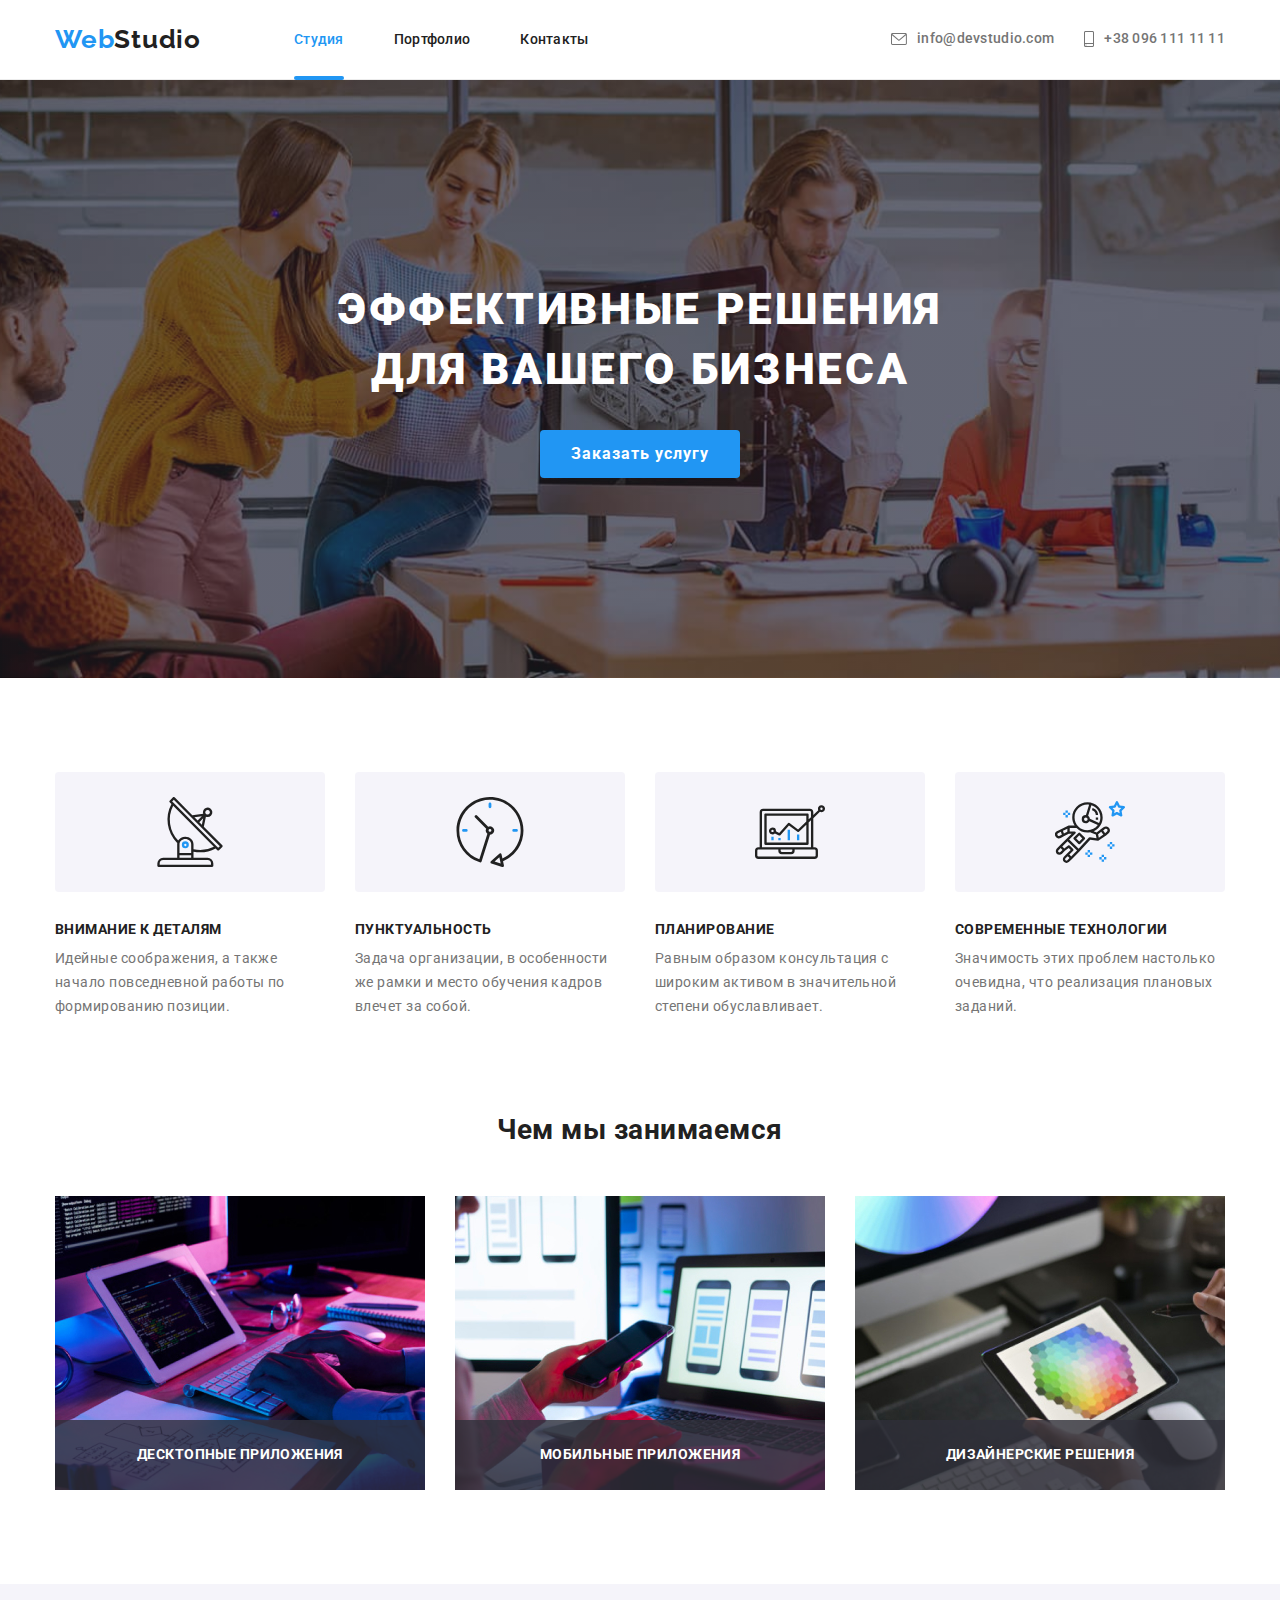
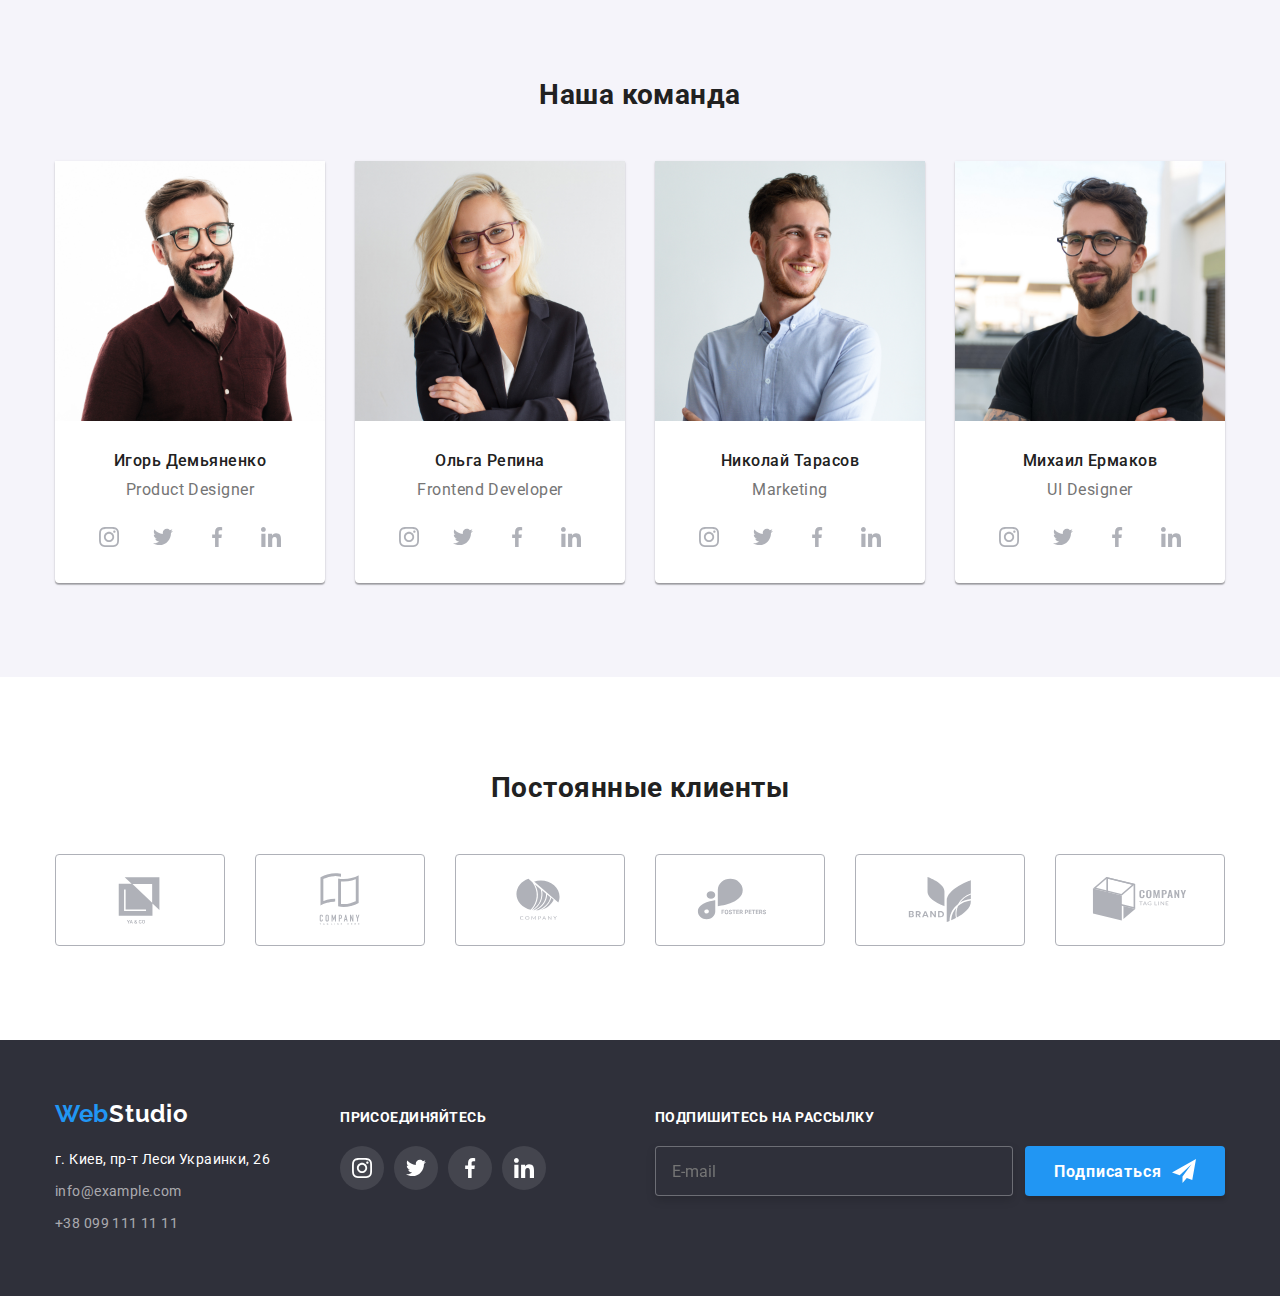
<file: index.html>
<!DOCTYPE html>
<html lang="ru">
<head>
    <meta charset="UTF-8">
    <meta http-equiv="X-UA-Compatible" content="IE=edge">
    <meta name="viewport" content="width=device-width, initial-scale=1.0">
    <title>WebStudio</title>
    <link href="https://fonts.googleapis.com/css2?family=Raleway:wght@700&family=Roboto:wght@400;500;700&display=swap"
        rel="stylesheet">
    <link rel="stylesheet" href="https://cdn.jsdelivr.net/npm/modern-normalize@1.1.0/modern-normalize.min.css" />
    <link rel="stylesheet" href="./css/main.min.css" />
</head>
<body>
    <header class="header">
        <div class="header__container container">
            <a href="index.html" class="header__logo logo">
                Web<span class="header__logo--text">Studio</span>
            </a>
            <nav class="nav">
                <ul class="site__nav list">
                    <li class="site__nav--price">
                        <a href="" class="site__nav--item link current">Студия</a>
                    </li>
                    <li class="site__nav--price">
                        <a href="./portfolio.html" class="site__nav--item link">Портфолио</a>
                    </li>
                    <li class="site__nav--price">
                        <a href="" class="site__nav--item link">Контакты</a>
                    </li>
                </ul>
            </nav>
            <ul class="site__contact list">
                <li class="site__contact--item">
                    <a href="mailto:info@devstudio.com" 
                    class="site__contact--adress" 
                    rel="noreferrer nofollow"
                    aria-label="mail">
                        <svg class="site__contact-icon icon-mail" width="14" height="10">
                            <use href="./img/icon/symbol-defs.svg#icon-envelope"></use>
                        </svg>
                        <span>info@devstudio.com</span>
                    </a>
                </li>
                <li>
                    <a href="tel:+380961111111"
                    class="site__contact--adress"
                    rel="noreferrer nofollow"
                    aria-label="mail">
                        <svg class="site__contact-icon icon-tell" width="10" height="14">
                            <use href="./img/icon/symbol-defs.svg#icon-smartphone"></use>
                        </svg>
                        <span>+38 096 111 11 11</span>
                    </a>
                </li>
            </ul>  
            <button type="button" class="burger__btn" data-menu-button aria-expanded="false">
                <svg class="burger__icon" width="40px" height="40px">
                    <use href="./img/icon/symbol-defs.svg#burger-open" class="burger__open"></use>
                    <use href="./img/icon/symbol-defs.svg#burger-close" class="burger_close" width="40px" height="40px"></use>
                </svg>
            </button>
            <div class="mobile__menu" data-menu>
                <nav class="mobile__nav">
                    <ul class="mobile__nav-list">
                        <li class="mobile__nav-item">
                            <a href="./index.html" class="mobile__nav-link  current">Студия</a>
                        </li>
                        <li class="mobile__nav-item">
                            <a href="./portfolio.html" class="mobile__nav-link">Портфолио</a>
                        </li>
                        <li class="mobile__nav-item">
                            <a href="" class="mobile__nav-link">Контакты</a>
                        </li>
                    </ul>
                </nav>
                <ul class="mobile__contact">
                    <li class="mobile__contact-item">
                        <a href="" class="mobile__contact-link--big">+38 096 111 11 11</a>
                    </li>
                    <li class="mobile__contact-item">
                        <a href="" class="mobile__contact-link--small">info@devstudio.com</a>
                    </li>
                </ul>
                <ul class="mobile__social">
                    <li class="mobile__social-item">
                        <a href="https://instagram.com" class="mobile__social-link">Instagram</a>
                    </li>
                    <li class="mobile__social-item">
                        <a href="https://twitter.com" class="mobile__social-link">Twitter</a>
                    </li>
                    <li class="mobile__social-item">
                        <a href="https://Facebook.com" class="mobile__social-link">Facebook</a>
                    </li>
                    <li class="mobile__social-item">
                        <a href="https://LinkedIn.com" class="mobile__social-link">LinkedIn</a>
                    </li>
                </ul>
            </div>
        </div>
    </header>
     <main>
        <!--Заказ услуги-->
        <section class="service section overlay">
            <div class="container "> 
                <h1 class="service__title">
                    Эффективные решения для вашего бизнеса
                </h1>
                <button type="button" class="service__btn" data-modal-open>Заказать услугу</button>
            </div>
            <div class="backdrop is-hidden" data-modal>
                <div class="modal">
                    <button type="button" class="modal__btn" data-modal-close>
                        <svg class="modal__close" width="11" height="11" >
                            <use href="./img/icon/symbol-defs.svg#icon-Vector-1"></use>
                        </svg>
                    </button>
                    <form>
                        <h2 class="form__title">Оставьте свои данные, мы вам перезвоним</h2>
                        <div class="form__modal" role="group">
                            <!-- 1 форма -->
                            <div class="form__author">
                                <label class="form__name" for="name">
                                    <span class="form__name">Имя</span>
                                </label>
                                <svg class="form__icon" width="18" height="18">
                                    <use href="./img/icon/symbol-defs.svg#icon-person-black"></use>
                                </svg>
                                <input class="" type="text" name="name" id="name" />
                            </div>
                            <!-- 2 форма -->
                            <div class="form__author">
                                <label class="form__name" for="tel">
                                    <span class="form__name">Телефон</span>
                                </label>
                                <svg class="form__icon" width="18" height="18">
                                    <use href="./img/icon/symbol-defs.svg#icon-phone"></use>
                                </svg>
                                <input class="" type="tel" name="tel" id="tel" />
                            </div>
                            <!-- 3 форма -->
                            <div class="form__author">
                                <label class="form__name" for="email">
                                    <span class="form__name">Почта</span>
                                </label>
                                <svg class="form__icon" width="18" height="18">
                                    <use href="./img/icon/symbol-defs.svg#icon-sms"></use>
                                </svg>
                                <input class="" type="email" name="email" id="email"/>
                            </div>
                            <!-- Коментарии -->
                            <div class="form__author">
                                <label for="comments">
                                    <span class="form__name">Коментарии</span>
                                    <textarea class="form__textarea" name="comments" id="comments" placeholder="Введите текст"></textarea>
                                </label>
                            </div>
                        </div>
                        <!-- форма Условии договора -->
                            <label class="check" for="checkbox">
                                <input class="check__input" type="checkbox" name="checkbox" id="checkbox">
                                <span class="check__box"></span>
                                <span>
                                    Соглашаюсь с рассылкой и принимаю
                                    <a href="#" class="check__terms--text">Условия договора</a>
                                </span>
                            </label>
                    

                        <button class="button form__button" type="submit">Отправить</button>

                    </form>                           
                </div>
            </div>
        </section>
        <!--Организационные моменты-->
        <section class="organization section">
            <div class="container">
                <h2 class="visually-hidden">Организационные моменты</h2>
                <ul class="organization__list list">
                    <li class="organization__price org__icon icon-antenna">
                        <h3 class="organization__title">
                            Внимание к деталям
                        </h3>
                        <p class="organization__text">
                            Идейные соображения, а также начало повседневной работы по формированию позиции.
                        </p>
                    </li>
                    <li class="organization__price org__icon icon-clock">
                        <h3 class="organization__title">
                            Пунктуальность
                        </h3>
                        <p class="organization__text">
                            Задача организации, в особенности же рамки и место обучения кадров влечет за собой.
                        </p>
                    </li>
                    <li class="organization__price org__icon icon-diagram">
                        <h3 class="organization__title">
                            Планирование
                        </h3>
                        <p class="organization__text">
                            Равным образом консультация с широким активом в значительной степени обуславливает.
                        </p>
                    </li>
                    <li class="organization__price org__icon icon-astronaut">
                        <h3 class="organization__title">
                            Современные технологии
                        </h3>
                        <p class="organization__text">
                            Значимость этих проблем настолько очевидна, что реализация плановых заданий.
                        </p>
                    </li>
                </ul>
            </div>
        </section>
        <!--Чем мы занимаемся-->
        <section class="classes section">
            <div class="container">
                <h2 class="hero__title">
                    Чем мы занимаемся
                </h2>
                <ul class="classes__list list">
                    <li class="classes__price classes__meta">
                        <img 
                            src="./img/studio/keyboard.jpg"
                            srcset="
                                ./img/studio/keyboard.jpg 1x,
                                ./img/studio/desktop/keyboard@2x_lg.jpg 2x
                            " 
                            alt="картинка с клавиатурой" 
                            width="370">
                        <div class="classes__out">Десктопные приложения</div>
                    </li>
                    <li class="classes__price classes__meta">
                        <img 
                            src="./img/studio/notebook.jpg"
                            srcset="
                                ./img/studio/notebook.jpg  1x,
                                ./img/studio/desktop/notebook@2x_lg.jpg 2x
                            " 
                            alt="картинка с ноутбуком"
                            width="370">
                        <div class="classes__out">Мобильные приложения</div>
                    </li>
                    <li class="classes__price classes__meta">
                        <img 
                            src="./img/studio/tablet.jpg"
                            srcset="
                                ./img/studio/tablet.jpg 1x,
                                ./img/studio/desktop/tablet@2x_lg.jpg 2x
                            " 
                            alt="картинка с планшетом" 
                            width="370">
                        <div class="classes__out">Дизайнерские решения</div>
                    </li>
                </ul>
            </div>
        </section>
        <!--Наша команда-->
        <section class="team section">
            <div class="container">
                <h2 class="hero__title">Наша команда</h2>
                <ul class="team__list list">
                    <li class="team__price">
                        <picture>
                            <!-- Desktop pictures -->
                            <source srcset="
                                ./img/studio/igor.jpg  1x,
                                ./img/studio/desktop/igor@2x_lg.jpg 2x
                                " media="(min-width: 1200px)" type="image/jpg" />
                            <!-- Tablet pictures -->
                            <source srcset="
                                ./img/studio/tablet/igor_md.jpg 1x,
                                ./img/studio/tablet/igor@2x_md.jpg 2x
                                " media="(min-width: 768px)" type="image/jpg" />
                            <!-- Mobile pictures -->
                            <source srcset="
                                ./img/studio/mobile/igor_sm.jpg    1x,
                                ./img/studio/mobile/igor@2x_sm.jpg 2x
                                " media="(max-width: 767px)" type="image/jpg" /> 
                            <img src="./img/studio/mobile/igor_sm.jpg" alt="фото Игоря" width="450">
                        </picture>
                        <div class="team__hero">
                            <h3 class="team__name">
                                Игорь Демьяненко
                            </h3>
                            <p class="team__position">
                                Product Designer
                            </p>
                            <ul class="socials list">
                                <li class="socials__price">
                                    <a class="socials__link link"
                                        href="https://instagram.com"
                                        target="_blank" 
                                        rel="noopener noreferrer"
                                        aria-label="Instagram">
                                        <svg class="socials__link--icon" width="20" height="20">
                                            <use href="./img/icon/symbol-defs.svg#icon-instagram"></use>
                                        </svg>
                                    </a>
                                </li>
                                <li class="socials__price">
                                    <a class="socials__link link"
                                        href="https://twitter.com" 
                                        target="_blank" 
                                        rel="noopener noreferrer"
                                        aria-label="Twitter">
                                        <svg class="socials__link--icon" width="20" height="20">
                                           <use href="./img/icon/symbol-defs.svg#icon-twitter"></use>
                                        </svg>
                                    </a>
                                </li>
                                <li class="socials__price">
                                    <a class="socials__link link" 
                                        href="https://Facebook.com" 
                                        target="_blank" 
                                        rel="noopener noreferrer"
                                        aria-label="Facebook">
                                        <svg class="socials__link--icon" width="20" height="20">
                                            <use href="./img/icon/symbol-defs.svg#icon-facebook"></use>
                                        </svg>
                                    </a>
                                </li>
                                <li class="socials__price">
                                    <a class="socials__link link" 
                                        href="https://Linkedin.com" 
                                        target="_blank" 
                                        rel="noopener noreferrer"
                                        aria-label="Linkedin">
                                        <svg class="socials__link--icon" width="20" height="20">
                                            <use href="./img/icon/symbol-defs.svg#icon-linkedin"></use>
                                        </svg>
                                    </a>
                                </li>
                            </ul>
                        </div>
                    </li>
                    <li class="team__price">
                        <picture>
                            <!-- Desktop pictures -->
                            <source srcset="
                                ./img/studio/olga.jpg  1x,
                                ./img/studio/desktop/olga@2x_lg.jpg 2x
                                " media="(min-width: 1200px)" type="image/jpg" />
                            <!-- Tablet pictures -->
                            <source srcset="
                                ./img/studio/tablet/olga_md.jpg 1x,
                                ./img/studio/tablet/olga@2x_md.jpg 2x
                                " media="(min-width: 768px)" type="image/jpg" />
                            <!-- Mobile pictures -->
                            <source srcset="
                                ./img/studio/mobile/olga_sm.jpg    1x,
                                ./img/studio/mobile/olga@2x_sm.jpg 2x
                                " media="(max-width: 767px)" type="image/jpg" />
                            <img src="./img/studio/mobile/olga_sm.jpg" alt="фото Ольги" width="450">
                        </picture>
                        <div class="team__hero">
                            <h3 class="team__name">
                                Ольга Репина
                            </h3>
                            <p class="team__position">
                                Frontend Developer
                            </p>
                            <ul class="socials list">
                                <li class="socials__price">
                                    <a class="socials__link link" href="https://instagram.com" target="_blank" rel="noopener noreferrer"
                                        aria-label="Instagram">
                                        <svg class="socials__link--icon" width="20" height="20">
                                            <use href="./img/icon/symbol-defs.svg#icon-instagram"></use>
                                        </svg>
                                    </a>
                                </li>
                                <li class="socials__price">
                                    <a class="socials__link link" href="https://twitter.com" target="_blank" rel="noopener noreferrer"
                                        aria-label="Twitter">
                                        <svg class="socials__link--icon" width="20" height="20">
                                            <use href="./img/icon/symbol-defs.svg#icon-twitter"></use>
                                        </svg>
                                    </a>
                                </li>
                                <li class="socials__price">
                                    <a class="socials__link link" href="https://Facebook.com" target="_blank" rel="noopener noreferrer"
                                        aria-label="Facebook">
                                        <svg class="socials__link--icon" width="20" height="20">
                                            <use href="./img/icon/symbol-defs.svg#icon-facebook"></use>
                                        </svg>
                                    </a>
                                </li>
                                <li class="socials__price">
                                    <a class="socials__link link" href="https://Linkedin.com" target="_blank" rel="noopener noreferrer"
                                        aria-label="Linkedin">
                                        <svg class="socials__link--icon" width="20" height="20">
                                            <use href="./img/icon/symbol-defs.svg#icon-linkedin"></use>
                                        </svg>
                                    </a>
                                </li>
                            </ul>
                        </div>
                    </li>
                    <li class="team__price">
                        <picture>
                            <!-- Desktop pictures -->
                            <source srcset="
                                ./img/studio/nikolay.jpg  1x,
                                ./img/studio/desktop/nikolay@2x_lg.jpg 2x
                                " media="(min-width: 1200px)" type="image/jpg" />
                            <!-- Tablet pictures -->
                            <source srcset="
                                ./img/studio/tablet/nikolay_md.jpg 1x,
                                ./img/studio/tablet/nikolay@2x_md.jpg 2x
                                " media="(min-width: 768px)" type="image/jpg" />
                            <!-- Mobile pictures -->
                            <source srcset="
                                ./img/studio/mobile/nikolay_sm.jpg    1x,
                                ./img/studio/mobile/nikolay@2x_sm.jpg 2x
                                " media="(max-width: 767px)" type="image/jpg" />
                            <img src="./img/studio/mobile/nikolay_sm.jpg" alt="фото Николая" width="450">
                        </picture>
                        <div class="team__hero">
                            <h3 class="team__name">
                                Николай Тарасов
                            </h3>
                            <p class="team__position">
                                Marketing
                            </p>
                            <ul class="socials list">
                                <li class="socials__price">
                                    <a class="socials__link link" href="https://instagram.com" target="_blank" rel="noopener noreferrer"
                                        aria-label="Instagram">
                                        <svg class="socials__link--icon" width="20" height="20">
                                            <use href="./img/icon/symbol-defs.svg#icon-instagram"></use>
                                        </svg>
                                    </a>
                                </li>
                                <li class="socials__price">
                                    <a class="socials__link link" href="https://twitter.com" target="_blank" rel="noopener noreferrer"
                                        aria-label="Twitter">
                                        <svg class="socials__link--icon" width="20" height="20">
                                            <use href="./img/icon/symbol-defs.svg#icon-twitter"></use>
                                        </svg>
                                    </a>
                                </li>
                                <li class="socials__price">
                                    <a class="socials__link link" href="https://Facebook.com" target="_blank" rel="noopener noreferrer"
                                        aria-label="Facebook">
                                        <svg class="socials__link--icon" width="20" height="20">
                                            <use href="./img/icon/symbol-defs.svg#icon-facebook"></use>
                                        </svg>
                                    </a>
                                </li>
                                <li class="socials__price">
                                    <a class="socials__link link" href="https://Linkedin.com" target="_blank" rel="noopener noreferrer"
                                        aria-label="Linkedin">
                                        <svg class="socials__link--icon" width="20" height="20">
                                            <use href="./img/icon/symbol-defs.svg#icon-linkedin"></use>
                                        </svg>
                                    </a>
                                </li>
                            </ul>
                        </div>
                    </li>
                    <li class="team__price">
                        <picture>
                            <!-- Desktop pictures -->
                            <source srcset="
                                ./img/studio/michail.jpg  1x,
                                ./img/studio/desktop/michail@2x_lg.jpg 2x
                                " media="(min-width: 1200px)" type="image/jpg" />
                            <!-- Tablet pictures -->
                            <source srcset="
                                ./img/studio/tablet/michail_md.jpg 1x,
                                ./img/studio/tablet/michail@2x_md.jpg 2x
                                " media="(min-width: 768px)" type="image/jpg" />
                            <!-- Mobile pictures -->
                            <source srcset="
                                ./img/studio/mobile/michail_sm.jpg    1x,
                                ./img/studio/mobile/michail@2x_sm.jpg 2x
                                " media="(max-width: 767px)" type="image/jpg" />
                            <img src="./img/studio/mobile/michail_sm.jpg" alt="фото Михаила" width="450">
                        </picture>
                        <div class="team__hero">
                            <h3 class="team__name">
                                Михаил Ермаков
                            </h3>
                            <p class="team__position">
                                UI Designer
                            </p>
                            <ul class="socials list">
                                <li class="socials__price">
                                    <a class="socials__link link" href="https://instagram.com" target="_blank" rel="noopener noreferrer"
                                        aria-label="Instagram">
                                        <svg class="socials__link--icon" width="20" height="20">
                                            <use href="./img/icon/symbol-defs.svg#icon-instagram"></use>
                                        </svg>
                                    </a>
                                </li>
                                <li class="socials__price">
                                    <a class="socials__link link" href="https://twitter.com" target="_blank" rel="noopener noreferrer"
                                        aria-label="Twitter">
                                        <svg class="socials__link--icon" width="20" height="20">
                                            <use href="./img/icon/symbol-defs.svg#icon-twitter"></use>
                                        </svg>
                                    </a>
                                </li>
                                <li class="socials__price">
                                    <a class="socials__link link" href="https://Facebook.com" target="_blank" rel="noopener noreferrer"
                                        aria-label="Facebook">
                                        <svg class="socials__link--icon" width="20" height="20">
                                            <use href="./img/icon/symbol-defs.svg#icon-facebook"></use>
                                        </svg>
                                    </a>
                                </li>
                                <li class="socials__price">
                                    <a class="socials__link link" href="https://Linkedin.com" target="_blank" rel="noopener noreferrer"
                                        aria-label="Linkedin">
                                        <svg class="socials__link--icon" width="20" height="20">
                                            <use href="./img/icon/symbol-defs.svg#icon-linkedin"></use>
                                        </svg>
                                    </a>
                                </li>
                            </ul>
                        </div>
                    </li>
                </ul>
            </div>
        </section>
        <!--Постоянные клиенты-->
        <section class="partners section">
            <div class="container">
                <h2 class="hero__title">Постоянные клиенты</h2>
                <ul class="partners__list list">
                    <li class="partners__price">
                        <a class="partners__link link" href=""
                            target="_blank" 
                            rel="noopener noreferrer"
                            aria-label="">
                            <svg class="partners__icon" width="106" height="60">
                                <use href="./img/icon/symbol-defs.svg#icon-Logo" ></use>
                            </svg>
                        </a>
                    </li>
                    <li class="partners__price">
                        <a class="partners__link link" href=""
                            target="_blank" 
                            rel="noopener noreferrer" 
                            aria-label="">
                            <svg class="partners__icon" width="106" height="60">
                                <use href="./img/icon/symbol-defs.svg#icon-Logo-1"></use>
                            </svg>
                        </a>
                    </li>
                    <li class="partners__price">
                        <a class="partners__link link" href=""
                            target="_blank" 
                            rel="noopener noreferrer" 
                            aria-label="">
                            <svg class="partners__icon" width="106" height="60">
                                <use href="./img/icon/symbol-defs.svg#icon-Logo-2"></use>
                            </svg>
                        </a>
                    </li>
                    <li class="partners__price">
                        <a class="partners__link link" href=""
                            target="_blank" 
                            rel="noopener noreferrer" 
                            aria-label="">
                            <svg class="partners__icon" width="106" height="60">
                                <use href="./img/icon/symbol-defs.svg#icon-Logo-3"></use>
                            </svg>
                        </a>
                    </li>
                    <li class="partners__price">
                        <a class="partners__link link" href="" 
                            target="_blank" 
                            rel="noopener noreferrer" 
                            aria-label="">
                            <svg class="partners__icon" width="106" height="60">
                                <use href="./img/icon/symbol-defs.svg#icon-Logo-4"></use>
                            </svg>
                        </a>
                    </li>
                    <li class="partners__price">
                        <a class="partners__link link" href=""
                            target="_blank" 
                            rel="noopener noreferrer" 
                            aria-label="">
                            <svg class="partners__icon" width="106" height="60">
                                <use href="./img/icon/symbol-defs.svg#icon-Logo-5"></use>
                            </svg>
                        </a>
                    </li>
                </ul>
            </div>
        </section>
    </main>
    <footer class="page__footer">
        <div class="container footer__box">
            <div class="footer__adress">
                <a href="index.html" class="logo">
                    Web<span class="footer__logo--text">Studio</span>
                </a>
                <address class="address__list">
                    <ul class="list">
                        <li class="adress__price">
                            <a href="/" class="page__card">
                                г. Киев, пр-т Леси Украинки, 26
                            </a>
                        </li>
                        <li class="adress__price">
                            <a href="mailto:info@example.com" class="page__adress">info@example.com</a>
                        </li>
                        <li class="adress__price">
                            <a href="tel:+380991111111" class="page__adress">+38 099 111 11 11</a>
                        </li>
                    </ul>
                </address>
            </div>
            <div class="footer__social">
                <h3 class="footer__hero--name">присоединяйтесь</h3>
                <ul class="footer__socials list">
                    <li class="footer__socials--item">
                        <a class="footer__socials--link link" href="https://instagram.com" target="_blank" rel="noopener noreferrer"
                            aria-label="Instagram">
                            <svg class="footer__socials--icon" width="20" height="20">
                                <use href="./img/icon/symbol-defs.svg#icon-instagram"></use>
                            </svg>
                        </a>
                    </li>
                    <li class="footer__socials--item">
                        <a class="footer__socials--link link" href="https://twitter.com" target="_blank" rel="noopener noreferrer"
                            aria-label="Twitter">
                            <svg class="footer__socials--icon" width="20" height="20">
                                <use href="./img/icon/symbol-defs.svg#icon-twitter"></use>
                            </svg>
                        </a>
                    </li>
                    <li class="footer__socials--item">
                        <a class="footer__socials--link link" href="https://Facebook.com" target="_blank" rel="noopener noreferrer"
                            aria-label="Facebook">
                            <svg class="footer__socials--icon" width="20" height="20">
                                <use href="./img/icon/symbol-defs.svg#icon-facebook"></use>
                            </svg>
                        </a>
                    </li>
                    <li class="footer__socials--item">
                        <a class="footer__socials--link link" href="https://Linkedin.com" target="_blank" rel="noopener noreferrer"
                            aria-label="Linkedin">
                            <svg class="footer__socials--icon" width="20" height="20">
                                <use href="./img/icon/symbol-defs.svg#icon-linkedin"></use>
                            </svg>
                        </a>
                    </li>
                </ul>
            </div>
            <form class="form">
                <p class="footer__hero--name">Подпишитесь на рассылку</p>
                <div class="footer__form--container">
                    <input class="footer__form--email" type="email" name="mail" id="mail" placeholder="E-mail" />
                    <button type="button" class="footer__form-btn button">
                        <span class="footer__hero--text"> Подписаться</span>
                        <svg class="footer__form--send" width="24" height="24">
                            <use href="./img/icon/symbol-defs.svg#icon-send"></use>
                        </svg>
                    </button>
                </div>
            </form>                                 
        </div>
    </footer>
    <script src="./js/modal.js"></script>
    <script src="./js/mobile-menu.js"></script>
</body>
</html>
</file>
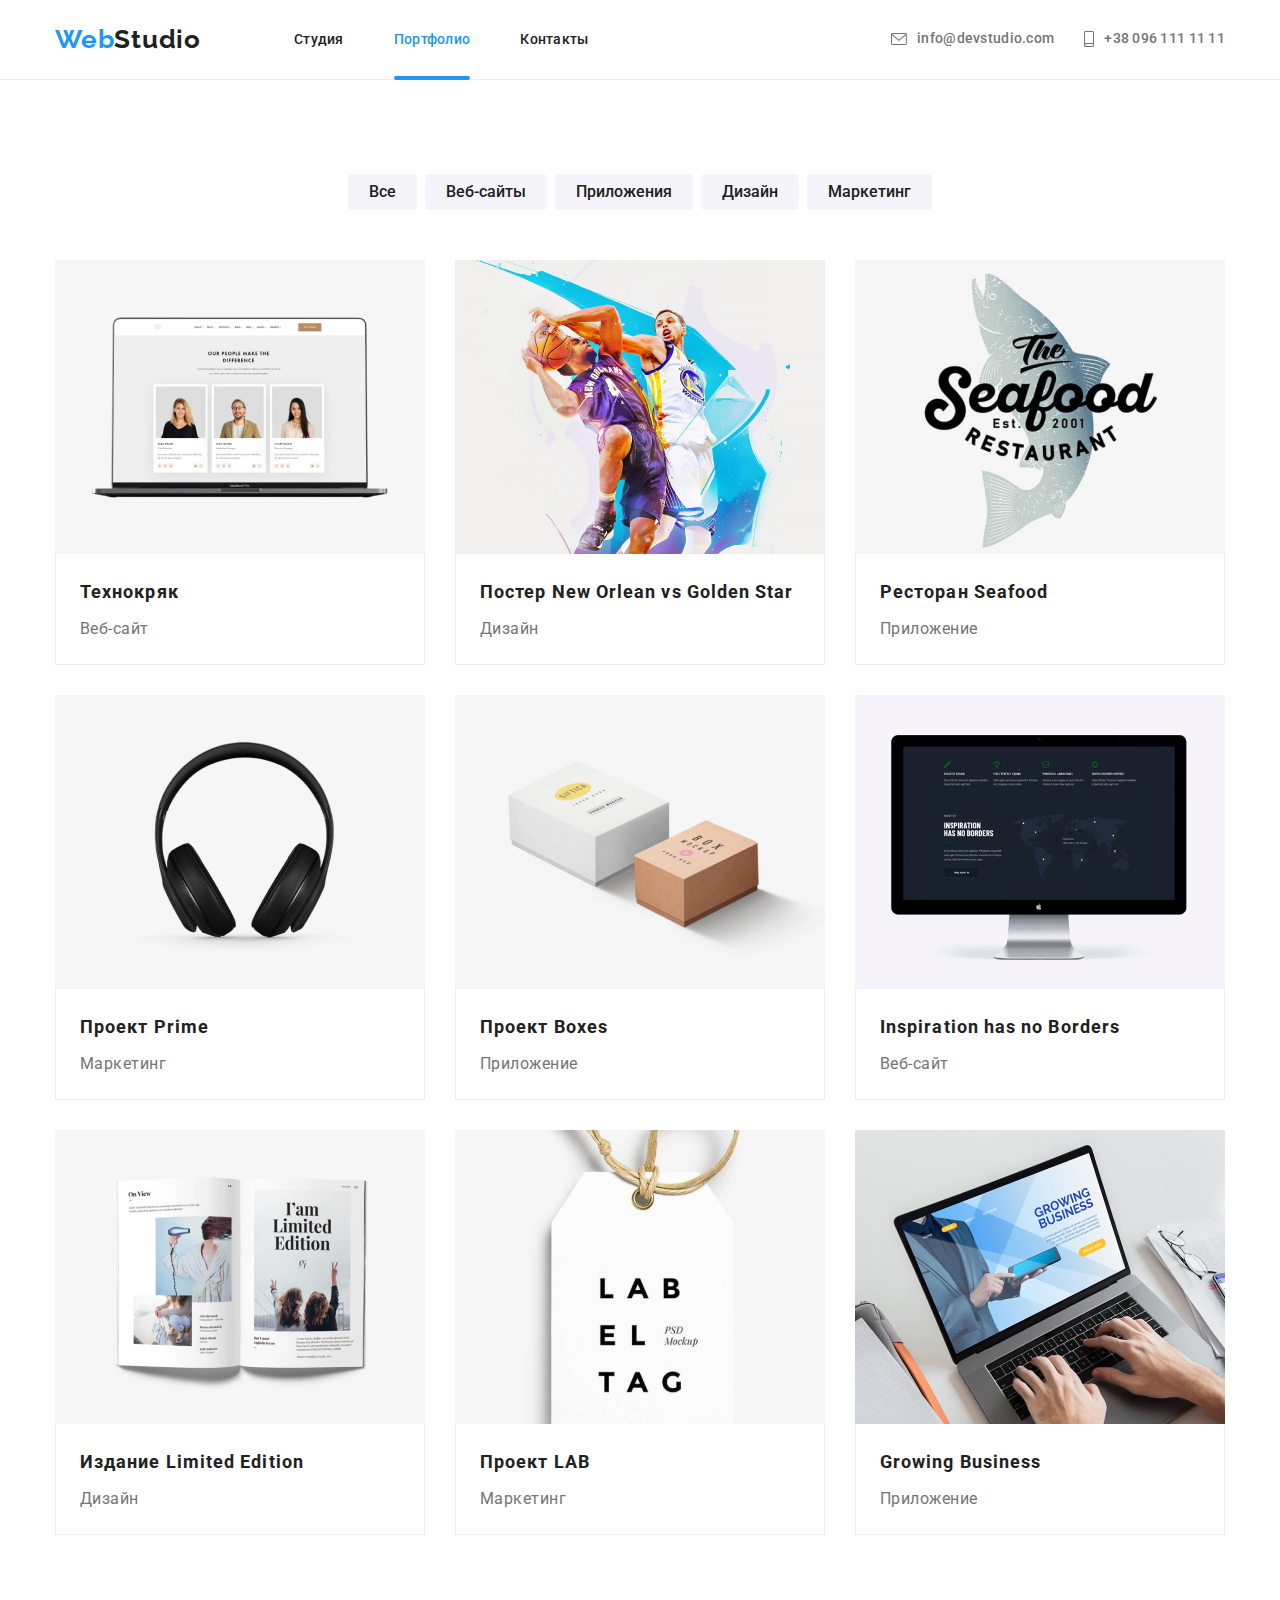
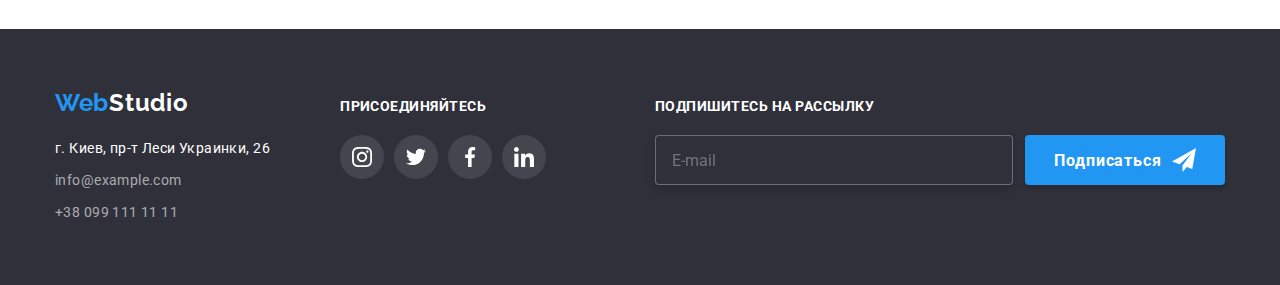
<file: portfolio.html>
<!DOCTYPE html>
<html lang="en">
<head>
    <meta charset="UTF-8">
    <meta http-equiv="X-UA-Compatible" content="IE=edge">
    <meta name="viewport" content="width=device-width, initial-scale=1.0">
    <title>portfolio</title>
    <link href="https://fonts.googleapis.com/css2?family=Raleway:wght@700&family=Roboto:wght@400;500;700&display=swap"
        rel="stylesheet">
    <link rel="stylesheet" href="https://cdn.jsdelivr.net/npm/modern-normalize@1.1.0/modern-normalize.min.css" />
    <link rel="stylesheet" href="./css/main.min.css" />
</head>
<body>
    <header class="header">
        <div class="header__container container">
            <a href="index.html" class="header__logo logo">
                Web<span class="header__logo--text">Studio</span>
            </a>
            <nav class="nav">
                <ul class="site__nav list">
                    <li class="site__nav--price">
                        <a href="./index.html" class="site__nav--item link">Студия</a>
                    </li>
                    <li class="site__nav--price">
                        <a href="./portfolio.html" class="site__nav--item current link">Портфолио</a>
                    </li>
                    <li class="site__nav--price">
                        <a href="" class="site__nav--item link">Контакты</a>
                    </li>
                </ul>
            </nav>
            <ul class="site__contact list">
                <li class="site__contact--item">
                    <a href="mailto:info@devstudio.com" class="site__contact--adress" rel="noreferrer nofollow" aria-label="mail">
                        <svg class="site__contact-icon icon-mail" width="14" height="10">
                            <use href="./img/icon/symbol-defs.svg#icon-envelope"></use>
                        </svg>
                        <span>info@devstudio.com</span>
                    </a>
                </li>
                <li>
                    <a href="tel:+380961111111" class="site__contact--adress" rel="noreferrer nofollow" aria-label="mail">
                        <svg class="site__contact-icon icon-tell" width="10" height="14">
                            <use href="./img/icon/symbol-defs.svg#icon-smartphone"></use>
                        </svg>
                        <span>+38 096 111 11 11</span>
                    </a>
                </li>
            </ul>
            <button type="button" class="burger__btn" data-menu-button aria-expanded="false">
                <svg class="burger__icon" width="40px" height="40px">
                    <use href="./img/icon/symbol-defs.svg#burger-open" class="burger__open"></use>
                    <use href="./img/icon/symbol-defs.svg#burger-close" class="burger_close" width="40px" height="40px">
                    </use>
                </svg>
            </button>
            <div class="mobile__menu" data-menu>
                <nav class="mobile__nav">
                    <ul class="mobile__nav-list">
                        <li class="mobile__nav-item">
                            <a href="" class="mobile__nav-link">Студия</a>
                        </li>
                        <li class="mobile__nav-item">
                            <a href="./portfolio.html" class="mobile__nav-link  current">Портфолио</a>
                        </li>
                        <li class="mobile__nav-item">
                            <a href="" class="mobile__nav-link">Контакты</a>
                        </li>
                    </ul>
                </nav>
                <ul class="mobile__contact">
                    <li class="mobile__contact-item">
                        <a href="" class="mobile__contact-link--big">+38 096 111 11 11</a>
                    </li>
                    <li class="mobile__contact-item">
                        <a href="" class="mobile__contact-link--small">info@devstudio.com</a>
                    </li>
                </ul>
                <ul class="mobile__social">
                    <li class="mobile__social-item">
                        <a href="https://instagram.com" class="mobile__social-link">Instagram</a>
                    </li>
                    <li class="mobile__social-item">
                        <a href="https://twitter.com" class="mobile__social-link">Twitter</a>
                    </li>
                    <li class="mobile__social-item">
                        <a href="https://Facebook.com" class="mobile__social-link">Facebook</a>
                    </li>
                    <li class="mobile__social-item">
                        <a href="https://LinkedIn.com" class="mobile__social-link">LinkedIn</a>
                    </li>
                </ul>
            </div>
        </div>
    </header>
    <main>
        <section class="gallery section">
            <div class="container">
                <h1 class="visually-hidden">Навигация по страничке</h1>
                <ul class="gallery__list list">
                    <li class="gallery__button">
                        <button type="button" class="promo__btns">Все</button>
                    </li>
                    <li class="gallery__button">
                        <button type="button" class="promo__btns">Веб-сайты</button>
                    </li>
                    <li class="gallery__button">
                        <button type="button" class="promo__btns">Приложения</button>
                    </li>
                    <li class="gallery__button">
                        <button type="button" class="promo__btns">Дизайн</button>
                    </li>
                    <li class="gallery__button">
                        <button type="button" class="promo__btns">Маркетинг</button>
                    </li>
                </ul>
                <ul class="portfolio list">
                    <li class="portfolio__list">
                        <a href="" class="portfolio__site">
                            <div class="portfolio__thumb">
                            <picture>
                                <!-- Desktop pictures -->
                                <source srcset="
                                    ./img/portfolio/technocryk.jpg  1x,
                                    ./img/portfolio/desktop/technocryk@2x_lg.jpg 2x
                                    " media="(min-width: 1200px)" type="image/jpg" />
                                <!-- Tablet pictures -->
                                <source srcset="
                                    ./img/portfolio/tablet/technocryk_md.jpg 1x,
                                    ./img/portfolio/tablet/technocryk@2x_md.jpg 2x
                                    " media="(min-width: 768px)" type="image/jpg" />
                                <!-- Mobile pictures -->
                                <source srcset="
                                    ./img/portfolio/mobile/technocryk_sm.jpg    1x,
                                    ./img/portfolio/mobile/technocryk@2_sm.jpg 2x
                                    " media="(max-width: 767px)" type="image/jpg" />
                                <img src="./img/portfolio/mobile/technocryk_sm.jpg" alt="картинка с технокряком" width="450">
                            </picture>
                                <p class="portfolio__overlay">
                                    Ресурс предлагает комплексные предложения с разным уровнем функционала и сервисов. Все это позволит посетителю
                                    получить
                                    исчерпывающие сведения о компании или частном лице.
                                </p>
                            </div>
                            <div class="widget">
                                <h2 class="widget__title">Технокряк</h2>
                                <p class="widget__text">Веб-сайт</p>
                            </div>
                        </a>
                    </li>
                    <li class="portfolio__list">
                        <a href="" class="portfolio__site">
                            <div class="portfolio__thumb">
                                <picture>
                                    <!-- Desktop pictures -->
                                    <source srcset="
                                        ./img/portfolio/poster.jpg  1x,
                                        ./img/portfolio/desktop/poster@2x_lg.jpg 2x
                                        " media="(min-width: 1200px)" type="image/jpg" />
                                    <!-- Tablet pictures -->
                                    <source srcset="
                                        ./img/portfolio/tablet/poster_md.jpg 1x,
                                        ./img/portfolio/tablet/poster@2x_md.jpg 2x
                                        " media="(min-width: 768px)" type="image/jpg" />
                                    <!-- Mobile pictures -->
                                    <source srcset="
                                        ./img/portfolio/mobile/poster_sm.jpg    1x,
                                        ./img/portfolio/mobile/poster@2x_sm.jpg 2x
                                        " media="(max-width: 767px)" type="image/jpg" />
                                    <img src="./img/portfolio/mobile/poster_sm.jpg" alt="картинка с постером New Orlean vs Golden Star" width="450">
                                </picture>
                                <p class="portfolio__overlay">
                                    Ресурс предлагает комплексные предложения с разным уровнем функционала и сервисов. Все это позволит посетителю
                                    получить
                                    исчерпывающие сведения о компании или частном лице.
                                </p>                             
                            </div>
                            <div class="widget">
                                <h2 class="widget__title">Постер New Orlean vs Golden Star</h2>
                                <p class="widget__text">Дизайн</p>
                            </div>
                        </a>
                    </li>
                    <li class="portfolio__list">
                        <a href="" class="portfolio__site">
                            <div class="portfolio__thumb">
                                <picture>
                                    <!-- Desktop pictures -->
                                    <source srcset="
                                        ./img/portfolio/seafood.jpg  1x,
                                        ./img/portfolio/desktop/seafood@2x_lg.jpg 2x
                                        " media="(min-width: 1200px)" type="image/jpg" />
                                    <!-- Tablet pictures -->
                                    <source srcset="
                                        ./img/portfolio/tablet/seafood_md.jpg 1x,
                                        ./img/portfolio/tablet/seafood@2x_md.jpg 2x
                                        " media="(min-width: 768px)" type="image/jpg" />
                                    <!-- Mobile pictures -->
                                    <source srcset="
                                        ./img/portfolio/mobile/seafood_sm.jpg    1x,
                                        ./img/portfolio/mobile/seafood@2x_sm.jpg 2x
                                        " media="(max-width: 767px)" type="image/jpg" />
                                    <img src="./img/portfolio/mobile/seafood_sm.jpg" alt="картинка с эмблемой рестораном Seafood" width="450">
                                </picture>
                                <p class="portfolio__overlay">
                                    Ресурс предлагает комплексные предложения с разным уровнем функционала и сервисов. Все это позволит посетителю
                                    получить
                                    исчерпывающие сведения о компании или частном лице.
                                </p>
                            </div>
                            <div class="widget">
                                <h2 class="widget__title">Ресторан Seafood</h2>
                                <p class="widget__text">Приложение</p>
                            </div>
                        </a>
                    </li>
                    <li class="portfolio__list">
                        <a href="" class="portfolio__site">
                            <div class="portfolio__thumb">
                                <picture>
                                    <!-- Desktop pictures -->
                                    <source srcset="
                                        ./img/portfolio/prime.jpg  1x,
                                        ./img/portfolio/desktop/prime@2x_lg.jpg 2x
                                        " media="(min-width: 1200px)" type="image/jpg" />
                                    <!-- Tablet pictures -->
                                    <source srcset="
                                        ./img/portfolio/tablet/prime_md.jpg 1x,
                                        ./img/portfolio/tablet/prime@2x_md.jpg 2x
                                        " media="(min-width: 768px)" type="image/jpg" />
                                    <!-- Mobile pictures -->
                                    <source srcset="
                                        ./img/portfolio/mobile/prime_sm.jpg    1x,
                                        ./img/portfolio/mobile/prime@2x_sm.jpg 2x
                                        " media="(max-width: 767px)" type="image/jpg" />
                                    <img src="./img/portfolio/mobile/prime_sm.jpg" alt="картинка с наушниками" width="450">
                                </picture>
                                <p class="portfolio__overlay">
                                    Ресурс предлагает комплексные предложения с разным уровнем функционала и сервисов. Все это позволит посетителю
                                    получить
                                    исчерпывающие сведения о компании или частном лице.
                                </p>
                            </div>
                            <div class="widget">
                                <h2 class="widget__title">Проект Prime</h2>
                                <p class="widget__text">Маркетинг</p> 
                            </div>
                        </a>
                    </li>
                    <li class="portfolio__list">
                        <a href="" class="portfolio__site">
                            <div class="portfolio__thumb">
                                <picture>
                                    <!-- Desktop pictures -->
                                    <source srcset="
                                        ./img/portfolio/boxes.jpg  1x,
                                        ./img/portfolio/desktop/boxes@2x_lg.jpg 2x
                                        " media="(min-width: 1200px)" type="image/jpg" />
                                    <!-- Tablet pictures -->
                                    <source srcset="
                                        ./img/portfolio/tablet/boxes_md.jpg 1x,
                                        ./img/portfolio/tablet/boxes@2x_md.jpg 2x
                                        " media="(min-width: 768px)" type="image/jpg" />
                                    <!-- Mobile pictures -->
                                    <source srcset="
                                        ./img/portfolio/mobile/boxes_sm.jpg    1x,
                                        ./img/portfolio/mobile/boxes@2x_sm.jpg 2x
                                        " media="(max-width: 767px)" type="image/jpg" />
                                    <img src="./img/portfolio/mobile/boxes_sm.jpg" alt="картинка с проектом Boxes" width="450">
                                </picture>
                                <p class="portfolio__overlay">
                                    Ресурс предлагает комплексные предложения с разным уровнем функционала и сервисов. Все это позволит посетителю
                                    получить
                                    исчерпывающие сведения о компании или частном лице.
                                </p>
                            </div>
                            <div class="widget">
                                <h2 class="widget__title">Проект Boxes</h2>
                                <p class="widget__text">Приложение</p>                       
                            </div>
                        </a>
                    </li>
                    <li class="portfolio__list">
                        <a href="" class="portfolio__site">
                            <div  class="portfolio__thumb">
                                <picture>
                                    <!-- Desktop pictures -->
                                    <source srcset="
                                        ./img/portfolio/borders.jpg  1x,
                                        ./img/portfolio/desktop/borders@2x_lg.jpg 2x
                                        " media="(min-width: 1200px)" type="image/jpg" />
                                    <!-- Tablet pictures -->
                                    <source srcset="
                                        ./img/portfolio/tablet/borders_md.jpg 1x,
                                        ./img/portfolio/tablet/borders@2x_md.jpg 2x
                                        " media="(min-width: 768px)" type="image/jpg" />
                                    <!-- Mobile pictures -->
                                    <source srcset="
                                        ./img/portfolio/mobile/borders_sm.jpg    1x,
                                        ./img/portfolio/mobile/borders@2x_sm.jpg 2x
                                        " media="(max-width: 767px)" type="image/jpg" />
                                    <img src="./img/portfolio/mobile/borders_sm.jpg" alt="картинка с монитором" width="450">
                                </picture>
                                <p class="portfolio__overlay">
                                    Ресурс предлагает комплексные предложения с разным уровнем функционала и сервисов. Все это позволит посетителю
                                    получить
                                    исчерпывающие сведения о компании или частном лице.
                                </p>
                            </div>
                            <div class="widget">
                                <h2 class="widget__title">Inspiration has no Borders</h2>
                                <p class="widget__text">Веб-сайт</p>
                            </div>
                        </a>
                    </li>
                    <li class="portfolio__list">
                        <a href="" class="portfolio__site">
                            <div class="portfolio__thumb">
                                <picture>
                                    <!-- Desktop pictures -->
                                    <source srcset="
                                        ./img/portfolio/limited-edition.jpg  1x,
                                        ./img/portfolio/desktop/limited-edition@2x_lg.jpg 2x
                                        " media="(min-width: 1200px)" type="image/jpg" />
                                    <!-- Tablet pictures -->
                                    <source srcset="
                                        ./img/portfolio/tablet/limited-edition_md.jpg 1x,
                                        ./img/portfolio/tablet/limited-edition@2x_md.jpg 2x
                                        " media="(min-width: 768px)" type="image/jpg" />
                                    <!-- Mobile pictures -->
                                    <source srcset="
                                        ./img/portfolio/mobile/limited-edition_sm.jpg    1x,
                                        ./img/portfolio/mobile/limited-edition@2x_sm.jpg 2x
                                        " media="(max-width: 767px)" type="image/jpg" />
                                    <img src="./img/portfolio/mobile/limited-edition_sm.jpg" alt="картинка с изданием Limited Edition" width="450">
                                </picture>
                                <p class="portfolio__overlay">
                                    Ресурс предлагает комплексные предложения с разным уровнем функционала и сервисов. Все это позволит посетителю
                                    получить
                                    исчерпывающие сведения о компании или частном лице.
                                </p>
                            </div>
                            <div class="widget">
                                <h2 class="widget__title">Издание Limited Edition</h2>
                                <p class="widget__text">Дизайн</p>
                            </div>
                        </a>
                    </li>
                    <li class="portfolio__list">
                        <a href="" class="portfolio__site">
                            <div class="portfolio__thumb">
                                <picture>
                                    <!-- Desktop pictures -->
                                    <source srcset="
                                        ./img/portfolio/lab.jpg  1x,
                                        ./img/portfolio/desktop/lab@2x_lg.jpg 2x
                                        " media="(min-width: 1200px)" type="image/jpg" />
                                    <!-- Tablet pictures -->
                                    <source srcset="
                                        ./img/portfolio/tablet/lab_md.jpg 1x,
                                        ./img/portfolio/tablet/lab@2x_md.jpg 2x
                                        " media="(min-width: 768px)" type="image/jpg" />
                                    <!-- Mobile pictures -->
                                    <source srcset="
                                        ./img/portfolio/mobile/lab_sm.jpg    1x,
                                        ./img/portfolio/mobile/lab@2x_sm.jpg 2x
                                        " media="(max-width: 767px)" type="image/jpg" />
                                    <img src="./img/portfolio/mobile/lab_sm.jpg" alt="картинка с проектом LAB" width="450">
                                </picture>
                                <p class="portfolio__overlay">
                                    Ресурс предлагает комплексные предложения с разным уровнем функционала и сервисов. Все это позволит посетителю
                                    получить
                                    исчерпывающие сведения о компании или частном лице.
                                </p>
                            </div>
                            <div class="widget">
                                <h2 class="widget__title">Проект LAB</h2>
                                <p class="widget__text">Маркетинг</p>
                            </div>
                        </a>
                    </li>
                    <li class="portfolio__list">
                        <a href="" class="portfolio__site">
                            <div class="portfolio__thumb">
                                <picture>
                                    <!-- Desktop pictures -->
                                    <source srcset="
                                        ./img/portfolio/growing-business.jpg  1x,
                                        ./img/portfolio/desktop/growing-business@2x_lg.jpg 2x
                                        " media="(min-width: 1200px)" type="image/jpg" />
                                    <!-- Tablet pictures -->
                                    <source srcset="
                                        ./img/portfolio/tablet/growing-business_md.jpg 1x,
                                        ./img/portfolio/tablet/growing-business@2x_md.jpg 2x
                                        " media="(min-width: 768px)" type="image/jpg" />
                                    <!-- Mobile pictures -->
                                    <source srcset="
                                        ./img/portfolio/mobile/growing-business_sm.jpg    1x,
                                        ./img/portfolio/mobile/growing-business@2x_sm.jpg 2x
                                        " media="(max-width: 767px)" type="image/jpg" />
                                    <img src="./img/portfolio/mobile/growing-business_sm.jpg"  alt="картинка с Growing Business" width="450">
                                </picture>
                                <p class="portfolio__overlay">
                                    Ресурс предлагает комплексные предложения с разным уровнем функционала и сервисов. Все это позволит посетителю
                                    получить
                                    исчерпывающие сведения о компании или частном лице.
                                </p>
                            </div>
                            <div class="widget">
                                <h2 class="widget__title">Growing Business</h2>
                                <p class="widget__text">Приложение</p>
                            </div>
                        </a>
                    </li>
                </ul>
            </div>
        </section>
    </main>
    <footer class="page__footer">
        <div class="container footer__box">
            <div class="footer__adress">
                <a href="index.html" class="logo">
                    Web<span class="footer__logo--text">Studio</span>
                </a>
                <address class="address__list">
                    <ul class="list">
                        <li class="adress__price">
                            <a href="/" class="page__card">
                                г. Киев, пр-т Леси Украинки, 26
                            </a>
                        </li>
                        <li class="adress__price">
                            <a href="mailto:info@example.com" class="page__adress">info@example.com</a>
                        </li>
                        <li class="adress__price">
                            <a href="tel:+380991111111" class="page__adress">+38 099 111 11 11</a>
                        </li>
                    </ul>
                </address>
            </div>
            <div class="footer__social">
                <h3 class="footer__hero--name">присоединяйтесь</h3>
                <ul class="footer__socials list">
                    <li class="footer__socials--item">
                        <a class="footer__socials--link link" href="https://instagram.com" target="_blank"
                            rel="noopener noreferrer" aria-label="Instagram">
                            <svg class="footer__socials--icon" width="20" height="20">
                                <use href="./img/icon/symbol-defs.svg#icon-instagram"></use>
                            </svg>
                        </a>
                    </li>
                    <li class="footer__socials--item">
                        <a class="footer__socials--link link" href="https://twitter.com" target="_blank"
                            rel="noopener noreferrer" aria-label="Twitter">
                            <svg class="footer__socials--icon" width="20" height="20">
                                <use href="./img/icon/symbol-defs.svg#icon-twitter"></use>
                            </svg>
                        </a>
                    </li>
                    <li class="footer__socials--item">
                        <a class="footer__socials--link link" href="https://Facebook.com" target="_blank"
                            rel="noopener noreferrer" aria-label="Facebook">
                            <svg class="footer__socials--icon" width="20" height="20">
                                <use href="./img/icon/symbol-defs.svg#icon-facebook"></use>
                            </svg>
                        </a>
                    </li>
                    <li class="footer__socials--item">
                        <a class="footer__socials--link link" href="https://Linkedin.com" target="_blank"
                            rel="noopener noreferrer" aria-label="Linkedin">
                            <svg class="footer__socials--icon" width="20" height="20">
                                <use href="./img/icon/symbol-defs.svg#icon-linkedin"></use>
                            </svg>
                        </a>
                    </li>
                </ul>
            </div>
            <form class="form">
                <p class="footer__hero--name">Подпишитесь на рассылку</p>
                <div class="footer__form--container">
                    <input class="footer__form--email" type="email" name="mail" id="mail" placeholder="E-mail" />
                    <button type="button" class="footer__form-btn button">
                        <span class="footer__hero--text"> Подписаться</span>
                        <svg class="footer__form--send" width="24" height="24">
                            <use href="./img/icon/symbol-defs.svg#icon-send"></use>
                        </svg>
                    </button>
                </div>
            </form>
        </div>
    </footer>
    <script src="./js/mobile-menu.js"></script>
</body>
</html>
</file>
<file: css/main.min.css>
:root{--primary-text-color: #757575;--title-text-color: #212121;--accent-color: #2196f3;--white-color: #ffffff;--footer-color: #2f303a;--time-for-hover: 250ms;--time-function: cubic-bezier(0.4, 0, 0.2, 1)}body{font-family:Roboto, serif;letter-spacing:0.03em;background-color:var(--white-color);color:var(--title-text-color)}body.no-scroll{overflow:hidden}h1,h2,h3,h4,h5,h6,p{margin-top:0;margin-bottom:0}img{display:block;max-width:100%;height:auto}ul,li{list-style:none;padding:0;margin:0}a{text-decoration:none}.visually-hidden{position:absolute;width:1px;height:1px;margin:-1px;border:0;padding:0;white-space:nowrap;clip-path:inset(100%);clip:rect(0 0 0 0);overflow:hidden}.section{padding-top:60px;padding-bottom:60px}@media screen and (min-width: 1200px){.section{padding-top:94px;padding-bottom:94px}}.hero__title{margin-bottom:50px;font-weight:700;font-size:28px;line-height:1.18;text-align:center;color:var(--title-text-color)}.container{margin-left:auto;margin-right:auto;padding-left:15px;padding-right:15px}@media screen and (min-width: 480px){.container{width:480px}}@media screen and (min-width: 768px){.container{width:768px}}@media screen and (min-width: 1200px){.container{width:1200px}}.button{width:200px;height:50px;font-family:inherit;font-weight:700;font-size:16px;line-height:1.8;border:none;background-color:var(--accent-color);color:var(--white-color);cursor:pointer;box-shadow:0px 4px 4px rgba(0,0,0,0.15);border-radius:4px;transition-property:background-color, color;transition-duration:var(--time-for-hover);transition-timing-function:var(--time-function)}.header{padding:24px 0 24px 0;border-bottom:1px solid #ECECEC}@media screen and (max-width: 767px){.header{padding-top:10px;padding-bottom:10px}}@media screen and (min-width: 768px){.header{padding:21px 0px}}@media screen and (min-width: 1200px){.header{padding:24px 0px}}.header__container{display:flex;align-items:center}.logo{font-family:'Raleway';font-style:normal;font-weight:700;font-size:24px;line-height:1.16;letter-spacing:0.03em;color:var(--accent-color)}.logo:focus{color:#212121}@media screen and (min-width: 768px){.header__logo{margin-right:88px}}@media screen and (min-width: 1200px){.header__logo{margin-right:93px;font-size:26px;line-height:1.19}}.header__logo--text{color:var(--title-text-color)}.nav{display:none}@media screen and (min-width: 768px){.nav{display:block}}@media screen and (min-width: 768px){.site__nav{display:flex}}.site__nav .link:hover,.site__nav .link:focus{color:var(--accent-color)}.site__nav--item{font-weight:500;font-size:14px;line-height:1.14;letter-spacing:0.02em;color:var(--title-text-color)}.current::after{content:"";position:absolute;left:0;bottom:-31px;display:block;width:100%;height:4px;border-radius:2px;background-color:var(--accent-color)}.site__nav--price{position:relative}.site__nav--price:not(:last-child){margin-right:50px}.site__contact{display:none}@media screen and (min-width: 768px){.site__contact{display:flex;flex-direction:column;gap:10px;margin-left:auto}}@media screen and (min-width: 1200px){.site__contact{flex-direction:row;gap:30px}}.site__contact--adress{display:flex;align-items:center;font-weight:500;font-size:12px;line-height:1.14;letter-spacing:0.02em;color:var(--primary-text-color)}.site__contact--adress:hover,.site__contact--adress:focus{color:var(--accent-color)}.site__contact--adress:hover .site__contact--icon,.site__contact--adress:focus .site__contact--icon{fill:var(--accent-color)}@media screen and (min-width: 1200px){.site__contact--adress{font-size:14px}}.site__contact-icon{fill:currentColor}@media screen and (min-width: 768px){.site__contact-icon{margin-right:8px}}@media screen and (min-width: 1200px){.icon-mail{margin-right:10px;width:16px;height:12px}}@media screen and (min-width: 1200px){.icon-tell{margin-right:10px;width:10px;height:16px}}.burger__btn{position:relative;z-index:110;padding:0;margin:0;margin-left:auto;border:none;background-color:transparent}@media screen and (min-width: 768px){.burger__btn{display:none}}.burger__btn:hover .burger__icon,.burger__btn:focus .burger__icon{fill:var(--accent-color)}.burger__btn.is-open .burger__open{display:none}.burger_close{display:none}.burger__btn.is-open .burger_close{display:block}.mobile__menu{display:flex;flex-direction:column;position:fixed;padding:48px 40px;z-index:100;top:0;left:0;width:100%;height:100%;transform:translateX(100%);transition-duration:var(--time-for-hover);transition-timing-function:var(--time-function);background-color:var(--white-color)}.mobile__menu.is-open{transform:translateX(0)}@media screen and (min-width: 768px){.mobile__menu{display:none}}.mobile__nav{margin-bottom:auto}.mobile__nav-item:not(:last-child){margin-bottom:32px}.mobile__nav-link{font-weight:500;font-size:40px;line-height:1.18;text-align:center;letter-spacing:0.02em;color:#212121}.mobile__nav-link:active{color:var(--accent-color)}.current{color:var(--accent-color)}.mobile__contact{margin-bottom:64px}.mobile__contact-item:not(:last-child){margin-bottom:32px}.mobile__contact-link--big{font-weight:500;font-size:34px;line-height:1.18;color:var(--accent-color)}.mobile__contact-link--small{font-weight:500;font-size:24px;line-height:1.17;color:var(--title-text-color)}.mobile__social{display:flex;flex-wrap:wrap}.mobile__social-item{display:flex}.mobile__social-item::after{content:"";display:block;width:2px;height:22px;margin-left:10px;background-color:rgba(33,33,33,0.2)}.mobile__social-item:not(:last-child){margin-right:10px}.mobile__social-link{font-weight:500;font-size:18px;line-height:1.22;color:var(--accent-color)}.service{padding:118px 0 118px 0;text-align:center;background-color:#2f303a}@media screen and (min-width: 1200px){.service{padding:200px 0;max-width:1600px}}.overlay{margin-left:auto;margin-right:auto;background-image:linear-gradient(to right, rgba(47,48,58,0.4), rgba(47,48,58,0.4)),url(../img/studio/mobile/overlay-block-service_sm.jpg);background-repeat:no-repeat;background-position:center;background-size:cover}@media screen and (min-width: 480px){.overlay{background-image:linear-gradient(to right, rgba(47,48,58,0.4), rgba(47,48,58,0.4)),url(../img/studio/mobile/overlay-block-service_sm.jpg)}}@media screen and (min-width: 480px) and (min-device-pixel-ratio: 2), screen and (min-width: 480px) and (min-resolution: 192dpi), screen and (min-width: 480px) and (min-resolution: 2dppx){.overlay{background-image:linear-gradient(to right, rgba(47,48,58,0.4), rgba(47,48,58,0.4)),url(../img/studio/mobile/overlay-block-service@2x_sm.jpg)}}@media screen and (min-width: 768px){.overlay{background-image:linear-gradient(to right, rgba(47,48,58,0.4), rgba(47,48,58,0.4)),url(../img/studio/tablet/overlay-block-service_md.jpg)}}@media screen and (min-width: 768px) and (min-device-pixel-ratio: 2), screen and (min-width: 768px) and (min-resolution: 192dpi), screen and (min-width: 768px) and (min-resolution: 2dppx){.overlay{background-image:linear-gradient(to right, rgba(47,48,58,0.4), rgba(47,48,58,0.4)),url(../img/studio/tablet/overlay-block-service@2x_md.jpg)}}@media screen and (min-width: 1200px){.overlay{background-image:linear-gradient(to right, rgba(47,48,58,0.4), rgba(47,48,58,0.4)),url(../img/studio/overlay-block-service.jpg)}}@media screen and (min-width: 1200px) and (min-device-pixel-ratio: 2), screen and (min-width: 1200px) and (min-resolution: 192dpi), screen and (min-width: 1200px) and (min-resolution: 2dppx){.overlay{background-image:linear-gradient(to right, rgba(47,48,58,0.4), rgba(47,48,58,0.4)),url(../img/studio/desktop/overlay-block-service@2x_lg.jpg)}}.service__title{max-width:360px;margin-right:auto;margin-left:auto;margin-bottom:30px;font-weight:900;font-size:26px;line-height:1.61;text-align:center;text-transform:uppercase;color:var(--white-color)}@media screen and (min-width: 1200px){.service__title{max-width:696px;font-size:44px;line-height:1.36;letter-spacing:0.06em}}.service__btn{display:inline-block;border:1px solid transparent;border-radius:4px;min-width:200px;padding:8px 30px;font-weight:700;font-size:16px;line-height:1.87;align-items:center;letter-spacing:0.06em;cursor:pointer;color:var(--white-color);background-color:var(--accent-color)}.backdrop{position:fixed;z-index:150;top:0;left:0;width:100%;height:100%;background-color:rgba(0,0,0,0.2);transition-duration:var(--time-for-hover);transition-timing-function:var(--time-function)}.backdrop.is-hidden{opacity:0;pointer-events:none}.modal{padding:40px 20px;position:absolute;top:50%;left:50%;transform:translate(-50%, -50%) scale(0.85);max-width:450px;width:100%;box-shadow:0px 1px 3px rgba(0,0,0,0.12),0px 1px 1px rgba(0,0,0,0.14),0px 2px 1px rgba(0,0,0,0.2);border-radius:4px;background:var(--white-color)}@media screen and (min-width: 480px){.modal{padding:40px;transform:translate(-50%, -50%) scale(1)}}@media screen and (min-width: 1200px){.modal{max-width:528px}}.modal__btn{position:absolute;top:8px;right:8px;width:30px;height:30px;border:1px solid rgba(0,0,0,0.1);border-radius:50%;background:var(--white-color);transition-property:border-color;transition-duration:var(--time-for-hover);transition-timing-function:var(--time-function)}.modal__btn:hover,.modal__btn:focus{fill:var(--accent-color)}.modal__close{cursor:pointer}.form__title{margin-bottom:12px;font-family:Roboto;font-weight:700;font-size:20px;line-height:1.16;text-align:center;color:var(--title-text-color)}.form__author{position:relative;margin-bottom:10px}.form__author:hover .form__icon,.form__author:focus .form__icon{fill:var(--accent-color);border-color:var(--accent-color);transition-property:fill, border-color;transition-duration:var(--time-for-hover);transition-timing-function:var(--time-function)}.form__author input{margin-top:4px;width:100%;padding:11px 11px 11px 42px;border:1px solid rgba(33,33,33,0.2);border-radius:4px;outline:none}.form__author input:hover,.form__author input:focus{border-color:var(--accent-color);transition-property:border-color;transition-duration:var(--time-for-hover);transition-timing-function:var(--time-function)}.form__author input:focus-visible{border-color:var(--accent-color);transition-property:border-color;transition-duration:var(--time-for-hover);transition-timing-function:var(--time-function)}.form__name{display:flex;padding-bottom:3px;font-family:Roboto;font-weight:400;font-size:12px;line-height:1.16;color:var(--primary-text-color)}.form__icon{position:absolute;top:36px;left:14px}.form__author textarea{border:1px solid rgba(33,33,33,0.2);border-radius:4px}textarea{resize:none;width:100%;height:120px}.form__textarea{margin-top:5px;padding-top:12px;padding-left:16px;outline:none;font-weight:400;font-size:12px;line-height:1.16;letter-spacing:0.01em;color:rgba(117,117,117,0.5)}.form__textarea:hover,.form__textarea:focus{border-color:var(--accent-color);transition-property:border-color;transition-duration:var(--time-for-hover);transition-timing-function:var(--time-function)}.check{display:flex;align-items:flex-start;margin-bottom:31px;font-weight:400;font-size:12px;line-height:1.7;color:#757575}@media screen and (min-width: 480px){.check{align-items:center}}@media screen and (min-width: 1200px){.check{justify-content:center;font-size:14px}}.check__input{position:absolute;-webkit-appearance:none;-moz-appearance:none;appearance:none}.check__box{display:inline-block;flex-shrink:0;vertical-align:middle;margin-right:5px;width:16px;height:15px;background-image:url(../img/icon/square.svg)}.check__input:checked+.check__box{background-image:url(../img/icon/icon-check.svg)}.check__terms--text{text-decoration:underline;cursor:pointer;color:var(--accent-color)}.form__button{display:flex;align-items:center;margin:auto;padding-left:55px;border:none}@media screen and (min-width: 768px){.organization__list{display:flex;flex-wrap:wrap;gap:30px}}@media screen and (max-width: 767px){.organization__price:not(:last-child){margin-bottom:30px}}@media screen and (min-width: 768px){.organization__price{flex-basis:354px}}@media screen and (min-width: 1200px){.organization__price{flex-basis:270px}}.org__icon::before{display:block;content:"";height:120px;margin-bottom:30px;background-repeat:no-repeat;background-position:center;background-color:#f5f4fa;border-radius:4px}.icon-antenna::before{background-image:url("../img/icon/antenna.svg")}.icon-clock::before{background-image:url("../img/icon/clock.svg")}.icon-diagram::before{background-image:url("../img/icon/diagram.svg")}.icon-astronaut::before{background-image:url("../img/icon/astronaut.svg")}.organization__title{margin-bottom:10px;font-weight:700;font-size:14px;line-height:1.14;text-align:center;text-transform:uppercase}@media screen and (min-width: 768px){.organization__title{text-align:start}}.organization__text{font-size:14px;line-height:1.71;color:var(--primary-text-color)}.classes{padding-top:0px}@media screen and (max-width: 1199px){.classes{display:none}}.classes__list{display:flex;align-items:center}.classes__price:not(:last-child){margin-right:30px}.classes__meta{position:relative}.classes__out{position:absolute;bottom:0;right:0;padding-top:27px;padding-bottom:27px;width:370px;height:70px;font-weight:700;font-size:14px;line-height:1.14;text-align:center;letter-spacing:0.03em;text-transform:uppercase;color:var(--white-color);background:rgba(47,48,58,0.8)}.team{background-color:#f5f4fa}@media screen and (min-width: 768px){.team__list{display:flex;flex-wrap:wrap;gap:30px}}.team__price{background:var(--white-color);box-shadow:0px 1px 3px rgba(0,0,0,0.12),0px 1px 1px rgba(0,0,0,0.14),0px 2px 1px rgba(0,0,0,0.2);border-radius:0px 0px 4px 4px}@media screen and (max-width: 767px){.team__price:not(:last-child){margin-bottom:30px}}@media screen and (min-width: 768px){.team__price{flex-basis:354px}}@media screen and (min-width: 1200px){.team__price{flex-basis:270px}}.team__hero{padding:30px 0px 24px 0px}.team__name{margin-bottom:10px;font-weight:500;font-size:16px;line-height:1.19;text-align:center;color:var(--title-text-color)}.team__position{font-weight:400;font-size:16px;line-height:1.19;text-align:center;color:var(--primary-text-color)}.socials{display:flex;align-items:center;justify-content:center;margin-top:16px}.socials__price:not(:last-child){margin-right:10px}.socials__link{display:flex;align-items:center;justify-content:center;width:44px;height:44px;transition-property:background-color;transition-duration:var(--time-for-hover);transition-timing-function:var(--time-function);border-radius:50%;background-color:#fff}.socials__link:hover,.socials__link:focus{background-color:var(--accent-color)}.socials__link:hover .socials__link--icon,.socials__link:focus .socials__link--icon{fill:var(--white-color)}.socials__link--icon{fill:#afb1b8;transition-property:fill;transition-duration:var(--time-for-hover);transition-timing-function:var(--time-function)}.partners__list{display:flex;flex-wrap:wrap;justify-content:center;margin-top:50px;gap:30px}@media screen and (min-width: 480px){.partners__price{flex-basis:210px}}@media screen and (min-width: 768px){.partners__price{flex-basis:226px}}@media screen and (min-width: 1200px){.partners__price{flex-basis:170px}}.partners__price:hover .partners__link,.partners__price:focus .partners__link{border:1px solid var(--accent-color)}.partners__link{display:flex;align-items:center;justify-content:center;height:92px;border:1px solid #afb1b8;border-radius:4px;background-color:#fff;transition-property:border;transition-duration:var(--time-for-hover);transition-timing-function:var(--time-function)}.partners__link:hover .partners__icon,.partners__link:focus .partners__icon{fill:var(--accent-color)}.partners__icon{fill:#afb1b8;transition-property:fill;transition-duration:var(--time-for-hover);transition-timing-function:var(--time-function)}.gallery__list{display:flex;flex-wrap:wrap;margin-bottom:50px}@media screen and (min-width: 768px){.gallery__list{justify-content:center;margin-bottom:30px}}@media screen and (min-width: 1200px){.gallery__list{margin-bottom:50px}}.gallery__button:not(:last-child){margin-right:8px;margin-bottom:15px}@media screen and (min-width: 768px){.gallery__button:not(:last-child){margin-bottom:0}}.promo__btns{display:inline-block;border:1px solid transparent;border-radius:4px;padding:4px 20px;font-family:Roboto, cursive;font-weight:500;font-size:16px;line-height:1.63;text-align:center;cursor:pointer;transition-property:color, background-color, box-shadow;transition-duration:var(--time-for-hover);transition-timing-function:var(--time-function);background-color:#f5f4fa;color:var(--title-text-color)}.promo__btns:hover,.promo__btns:focus{color:var(--white-color);background-color:var(--accent-color);box-shadow:0px 1px 1px rgba(0,0,0,0.12),0px 4px 4px rgba(0,0,0,0.06),1px 4px 6px rgba(0,0,0,0.16)}.portfolio{display:flex;flex-wrap:wrap;gap:30px}@media screen and (min-width: 768px){.portfolio__list{display:flex;width:calc((100% - 30px) / 2)}}@media screen and (min-width: 1200px){.portfolio__list{display:flex;width:calc((100% - 60px) / 3)}}.portfolio__list:nth-child(3n){margin-right:0}.portfolio__list:nth-last-child(-n+3){margin-bottom:0px}.portfolio__site{display:flex;flex-direction:column;width:100%;height:100%;text-decoration:none;transition-property:background-color;transition-duration:var(--time-for-hover);transition-timing-function:var(--time-function);color:var(--title-text-color)}.portfolio__site:hover,.portfolio__site:focus{background:#ffffff;box-shadow:0px 1px 1px rgba(0,0,0,0.12),0px 4px 4px rgba(0,0,0,0.06),1px 4px 6px rgba(0,0,0,0.16)}.portfolio__site:hover .portfolio__overlay{transform:translateY(-100%);opacity:1}.portfolio__thumb{position:relative;overflow:hidden}.portfolio__overlay{position:absolute;margin-left:auto;margin-right:auto;padding:63px 24px;height:100%;font-weight:normal;font-size:18px;line-height:1.55;letter-spacing:0.03em;color:var(--white-color);background-color:rgba(33,150,243,0.9);transform:translateY(0);opacity:0;transition-duration:var(--time-for-hover);transition-timing-function:var(--time-function)}@media screen and (max-width: 479px){.portfolio__overlay{padding:45px 24px;font-size:14px}}.widget{padding:20px 24px 20px 24px;border:1px solid #eeeeee;border-top:none;flex-grow:1}.widget__title{margin-bottom:4px;font-weight:700;font-size:18px;line-height:2;letter-spacing:0.06em;color:var(--title-text-color)}.widget__text{font-size:16px;line-height:1.88;letter-spacing:0.03em;color:var(--primary-text-color)}.page__footer{background-color:var(--footer-color);padding-top:60px;padding-bottom:60px}.footer__box{text-align:center}@media screen and (min-width: 768px){.footer__box{display:flex;flex-wrap:wrap;justify-content:center}}@media screen and (min-width: 1200px){.footer__box{align-items:baseline;flex-wrap:nowrap}}.footer__adress{margin-bottom:60px}@media screen and (min-width: 768px){.footer__adress{margin-bottom:0;margin-right:165px}}@media screen and (min-width: 1200px){.footer__adress{margin-right:70px;text-align:start}}.footer__logo--text{color:var(--white-color)}.address__list{margin-top:20px}.adress__price:not(:last-child){margin-bottom:8px}.page__card{font-size:14px;font-style:normal;line-height:1.71;letter-spacing:0.03em;text-decoration:none;color:var(--white-color)}.page__adress{font-size:14px;font-style:normal;line-height:1.71;letter-spacing:0.03em;text-decoration:none;transition-property:color;transition-duration:var(--time-for-hover);transition-timing-function:var(--time-function);color:rgba(255,255,255,0.6)}.page__adress:hover,.page__adress:focus{color:var(--accent-color)}@media screen and (min-width: 1200px){.footer__social{text-align:start}}.footer__socials{display:flex;align-items:center;justify-content:center}.footer__hero--name{margin-bottom:20px;font-weight:700;font-size:14px;line-height:1.14;text-transform:uppercase;color:var(--white-color)}.footer__socials--item:not(:last-child){margin-right:10px}.footer__socials--link{display:flex;align-items:center;justify-content:center;width:44px;height:44px;transition-property:background-color;transition-duration:var(--time-for-hover);transition-timing-function:var(--time-function);border-radius:50%;background:rgba(255,255,255,0.1)}.footer__socials--link:hover,.footer__socials--link:focus{background-color:var(--accent-color)}.footer__socials--icon{transition-property:fill;transition-duration:var(--time-for-hover);transition-timing-function:var(--time-function);fill:var(--white-color)}.footer__socials--icon:hover,.footer__socials--icon:focus .socials-icon{fill:var(--white-color)}.form{margin-top:60px}@media screen and (min-width: 1200px){.form{margin-top:0;margin-left:auto;text-align:start}}@media screen and (min-width: 1200px){.footer__form--container{display:flex}}.footer__form--email{margin-bottom:15px;padding-left:16px;max-width:450px;width:100%;height:50px;color:#fff;border:1px solid rgba(255,255,255,0.3);border-radius:4px;background-color:var(--footer-color);filter:drop-shadow(0px 4px 4px rgba(0,0,0,0.15))}@media screen and (min-width: 1200px){.footer__form--email{margin-bottom:0;margin-right:12px;width:358px}}.footer__form-btn{display:inline-flex;justify-content:center;align-items:center}.footer__hero--text{display:inline-block;margin-right:10px;font-weight:700;font-size:16px;line-height:1.19;letter-spacing:0.06em}
/*# sourceMappingURL=main.min.css.map */
</file>
